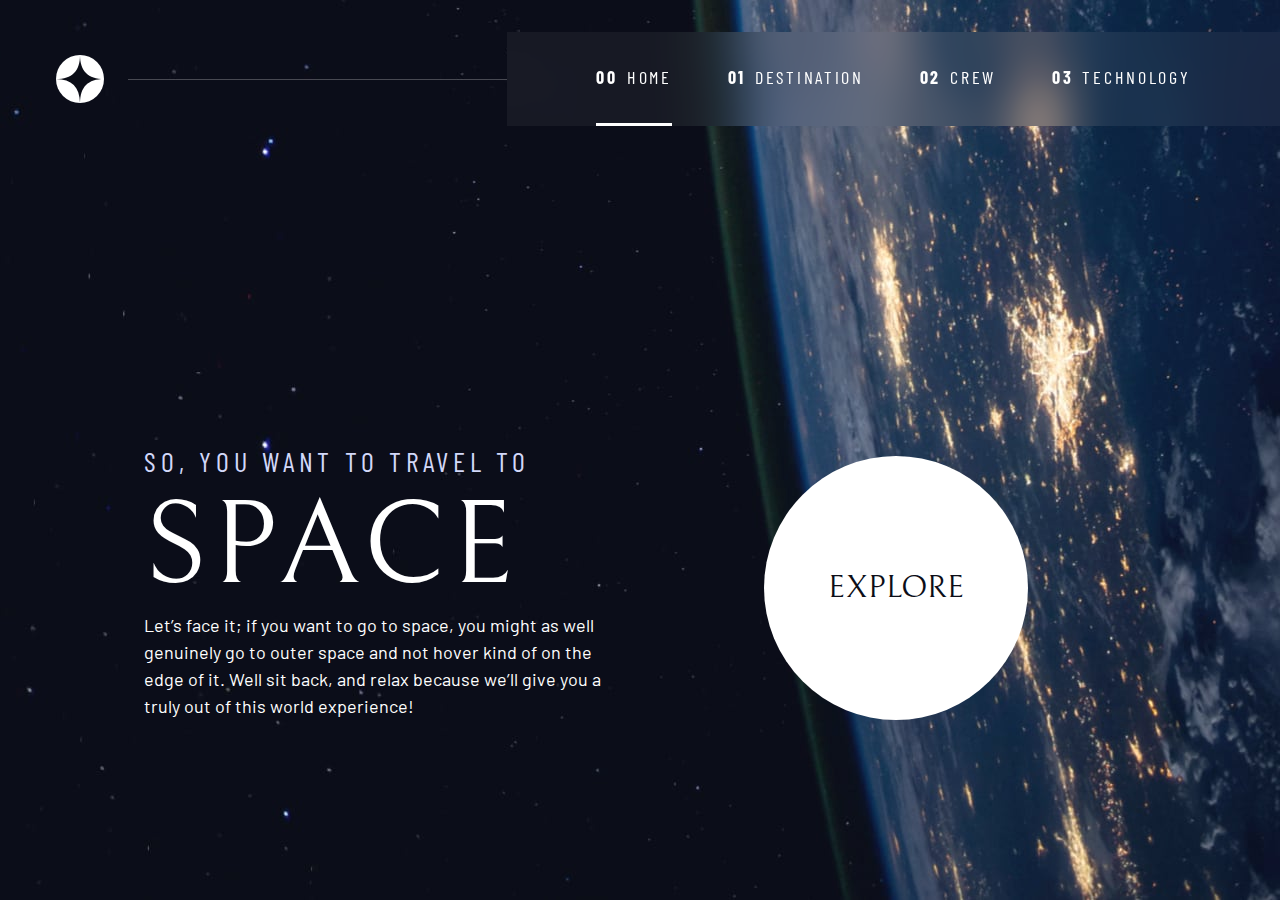
<file: index.html>
<!DOCTYPE html>
<html lang="en">
  <head>
    <meta charset="UTF-8" />
    <meta name="viewport" content="width=device-width, initial-scale=1.0" />

    <link
      rel="icon"
      type="image/png"
      sizes="32x32"
      href="./assets/favicon-32x32.png"
    />
    <!-- Google fonts -->
    <link rel="preconnect" href="https://fonts.googleapis.com" />
    <link rel="preconnect" href="https://fonts.gstatic.com" crossorigin />
    <link
      href="https://fonts.googleapis.com/css2?family=Barlow+Condensed:wght@400;700&family=Bellefair&family=Barlow:wght@400;700&display=swap"
      rel="stylesheet"
    />

    <!-- Our custom CSS -->
    <link rel="stylesheet" href="index.css" />
    <title>Frontend Mentor | Space tourism website</title>

    <script src="index.js" defer></script>
  </head>
  <body class="home">
    <a class="skip-to-content" href="#main" style="color: white"
      >Skip to content</a
    >
    <header class="primary-header flex">
      <div>
        <img
          src="./assets/shared/logo.svg"
          alt="space tourism logo"
          class="logo"
        />
      </div>
      <button
        class="mobile-nav-toggle"
        aria-controls="primary-navigation"
        aria-expanded="false"
      >
        <span class="sr-only">Menu</span>
      </button>
      <nav>
        <ul
          id="primary-navigation"
          data-visible="false"
          class="primary-navigation underline-indicators flex"
        >
          <li class="active">
            <a
              class="ff-sans-cond uppercase text-white letter-spacing-2"
              href="index.html"
              ><span aria-hidden="true">00</span>Home</a
            >
          </li>
          <li>
            <a
              class="ff-sans-cond uppercase text-white letter-spacing-2"
              href="destination.html"
              ><span aria-hidden="true">01</span>Destination</a
            >
          </li>
          <li>
            <a
              class="ff-sans-cond uppercase text-white letter-spacing-2"
              href="crew.html"
              ><span aria-hidden="true">02</span>Crew</a
            >
          </li>
          <li>
            <a
              class="ff-sans-cond uppercase text-white letter-spacing-2"
              href="technology.html"
              ><span aria-hidden="true">03</span>Technology</a
            >
          </li>
        </ul>
      </nav>
    </header>

    <main id="main" class="grid-container grid-container--home">
      <div>
        <h1
          class="text-accent fs-500 ff-sans-cond uppercase letter-spacing-1 d-block"
        >
          So, you want to travel to
          <span class="d-block fs-900 ff-serif text-white">Space</span>
        </h1>
        <p>
          Let’s face it; if you want to go to space, you might as well genuinely
          go to outer space and not hover kind of on the edge of it. Well sit
          back, and relax because we’ll give you a truly out of this world
          experience!
        </p>
      </div>
      <div>
        <a
          href="destination.html"
          class="large-button uppercase ff-serif text-dark bg-white"
          >Explore</a
        >
      </div>
    </main>
  </body>
</html>
</file>
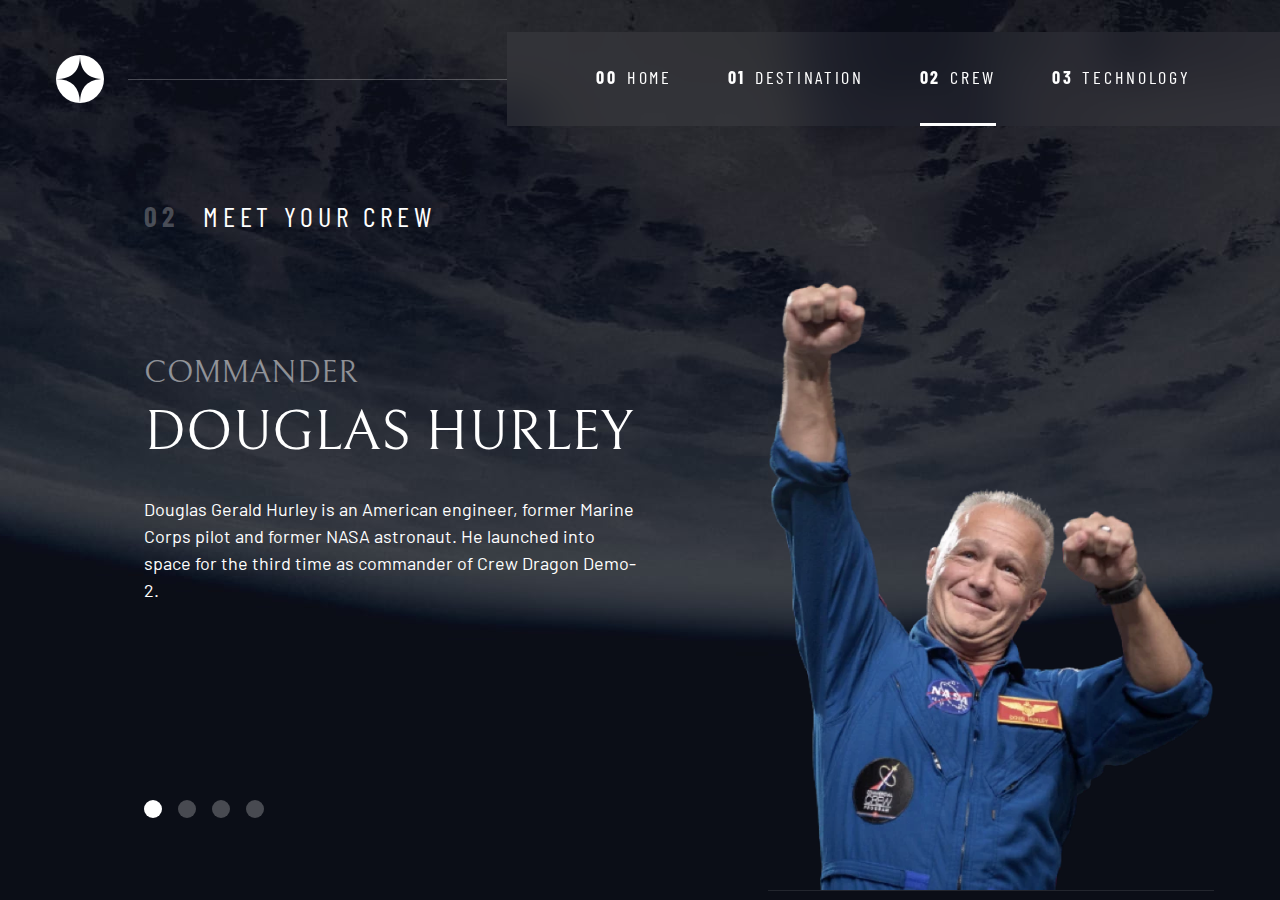
<file: crew.html>
<!DOCTYPE html>
<html lang="en">
  <head>
    <meta charset="UTF-8" />
    <meta name="viewport" content="width=device-width, initial-scale=1.0" />

    <link
      rel="icon"
      type="image/png"
      sizes="32x32"
      href="./assets/favicon-32x32.png"
    />
    <!-- Google fonts -->
    <link rel="preconnect" href="https://fonts.googleapis.com" />
    <link rel="preconnect" href="https://fonts.gstatic.com" crossorigin />
    <link
      href="https://fonts.googleapis.com/css2?family=Barlow+Condensed:wght@400;700&family=Bellefair&family=Barlow:wght@400;700&display=swap"
      rel="stylesheet"
    />

    <!-- Our custom CSS -->
    <link rel="stylesheet" href="index.css" />
    <title>Frontend Mentor | Space tourism website</title>
    <script src="index.js" defer></script>

    <script src="navigation.js" defer></script>
    <script src="tabs.js" defer></script>
  </head>

  <body class="crew">
    <a class="skip-to-content" href="#main">Skip to content</a>
    <header class="primary-header flex">
      <div>
        <img
          src="./assets/shared/logo.svg"
          alt="space tourism logo"
          class="logo"
        />
      </div>
      <button class="mobile-nav-toggle" aria-controls="primary-navigation">
        <span class="sr-only" aria-expanded="false">Menu</span>
      </button>
      <nav>
        <ul
          id="primary-navigation"
          data-visible="false"
          class="primary-navigation underline-indicators flex"
        >
          <li>
            <a
              class="ff-sans-cond uppercase text-white letter-spacing-2"
              href="index.html"
              ><span aria-hidden="true">00</span>Home</a
            >
          </li>
          <li>
            <a
              class="ff-sans-cond uppercase text-white letter-spacing-2"
              href="destination.html"
              ><span aria-hidden="true">01</span>Destination</a
            >
          </li>
          <li class="active">
            <a
              class="ff-sans-cond uppercase text-white letter-spacing-2"
              href="crew.html"
              ><span aria-hidden="true">02</span>Crew</a
            >
          </li>
          <li>
            <a
              class="ff-sans-cond uppercase text-white letter-spacing-2"
              href="technology.html"
              ><span aria-hidden="true">03</span>Technology</a
            >
          </li>
        </ul>
      </nav>
    </header>

    <main id="main" class="grid-container grid-container--crew flow">
      <h1 class="numbered-title">
        <span aria-hidden="true">02</span> Meet your crew
      </h1>

      <div
        class="dot-indicators flex"
        role="tablist"
        aria-label="crew member list"
      >
        <button
          aria-selected="true"
          aria-controls="commander-tab"
          role="tab"
          data-image="commander-image"
          tabindex="0"
        >
          <span class="sr-only">The commander</span>
        </button>
        <button
          aria-selected="false"
          aria-controls="mission-tab"
          role="tab"
          data-image="mission-image"
          tabindex="-1"
        >
          <span class="sr-only">The mission specialist</span>
        </button>
        <button
          aria-selected="false"
          aria-controls="pilot-tab"
          role="tab"
          data-image="pilot-image"
          tabindex="-1"
        >
          <span class="sr-only">The pilot</span>
        </button>
        <button
          aria-selected="false"
          aria-controls="crew-tab"
          role="tab"
          data-image="crew-image"
          tabindex="-1"
        >
          <span class="sr-only">The crew engineer</span>
        </button>
      </div>

      <!-- commander -->
      <article
        class="crew-details flow"
        id="commander-tab"
        role="tabpanel"
        tabindex="0"
      >
        <header class="flow flow--space-small">
          <h2 class="fs-600 ff-serif uppercase">Commander</h2>
          <p class="fs-700 uppercase ff-serif">Douglas Hurley</p>
        </header>
        <p>
          Douglas Gerald Hurley is an American engineer, former Marine Corps
          pilot and former NASA astronaut. He launched into space for the third
          time as commander of Crew Dragon Demo-2.
        </p>
      </article>

      <!-- mission specialist -->
      <article
        hidden
        class="crew-details flow"
        id="mission-tab"
        role="tabpanel"
        tabindex="0"
      >
        <header class="flow flow--space-small">
          <h2 class="fs-600 ff-serif uppercase">Mission Specialist</h2>
          <p class="fs-700 uppercase ff-serif">Mark SHuttleworth</p>
        </header>
        <p>
          Mark Richard Shuttleworth is the founder and CEO of Canonical, the
          company behind the Linux-based Ubuntu operating system. Shuttleworth
          became the first South African to travel to space as a space tourist.
        </p>
      </article>

      <!-- pilot -->
      <article
        hidden
        class="crew-details flow"
        id="pilot-tab"
        role="tabpanel"
        tabindex="0"
      >
        <header class="flow flow--space-small">
          <h2 class="fs-600 ff-serif uppercase">Pilot</h2>
          <p class="fs-700 uppercase ff-serif">Victor Glover</p>
        </header>
        <p>
          Pilot on the first operational flight of the SpaceX Crew Dragon to the
          International Space Station. Glover is a commander in the U.S. Navy
          where he pilots an F/A-18.He was a crew member of Expedition 64, and
          served as a station systems flight engineer.
        </p>
      </article>

      <!-- engineer -->
      <article
        hidden
        class="crew-details flow"
        id="crew-tab"
        role="tabpanel"
        tabindex="0"
      >
        <header class="flow flow--space-small">
          <h2 class="fs-600 ff-serif uppercase">Flight Engineer</h2>
          <p class="fs-700 uppercase ff-serif">Anousheh Ansari</p>
        </header>
        <p>
          Anousheh Ansari is an Iranian American engineer and co-founder of
          Prodea Systems. Ansari was the fourth self-funded space tourist, the
          first self-funded woman to fly to the ISS, and the first Iranian in
          space.
        </p>
      </article>

      <picture id="commander-image">
        <source
          srcset="assets/crew/image-douglas-hurley.webp"
          type="image/webp"
        />
        <img src="assets/crew/image-douglas-hurley.png" alt="Douglas Hurley" />
      </picture>
      <picture hidden id="mission-image">
        <source
          srcset="assets/crew/image-mark-shuttleworth.webp"
          type="image/webp"
        />
        <img
          src="assets/crew/image-mark-shuttleworth.png"
          alt="Douglas Hurley"
        />
      </picture>
      <picture hidden id="pilot-image">
        <source
          srcset="assets/crew/image-victor-glover.webp"
          type="image/webp"
        />
        <img src="assets/crew/image-victor-glover.png" alt="Douglas Hurley" />
      </picture>
      <picture hidden id="crew-image">
        <source
          srcset="assets/crew/image-anousheh-ansari.webp"
          type="image/webp"
        />
        <img src="assets/crew/image-anousheh-ansari.png" alt="Douglas Hurley" />
      </picture>
    </main>
  </body>
</html>
</file>
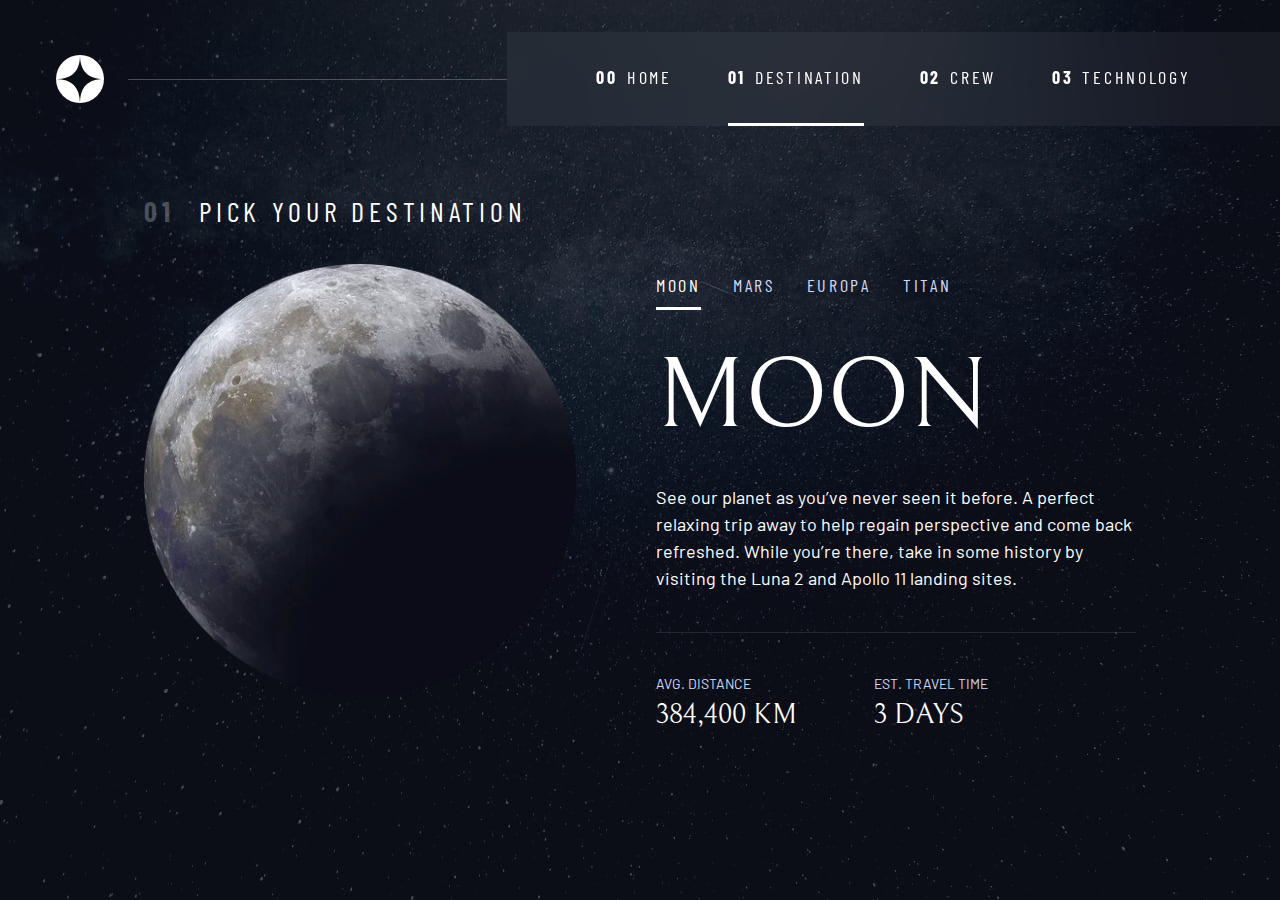
<file: destination.html>
<!DOCTYPE html>
<html lang="en">
<head>
  <meta charset="UTF-8">
  <meta name="viewport" content="width=device-width, initial-scale=1.0">

  <link rel="icon" type="image/png" sizes="32x32" href="./assets/favicon-32x32.png">
  <!-- Google fonts -->
  <link rel="preconnect" href="https://fonts.googleapis.com">
  <link rel="preconnect" href="https://fonts.gstatic.com" crossorigin>
  <link href="https://fonts.googleapis.com/css2?family=Barlow+Condensed:wght@400;700&family=Bellefair&family=Barlow:wght@400;700&display=swap"
      rel="stylesheet">
      
  <!-- Our custom CSS -->
  <link rel="stylesheet" href="index.css">
  <title>Frontend Mentor | Space tourism website</title>
    <script src="index.js" defer></script>

  <script src="navigation.js" defer></script>
  <script src="tabs.js" defer></script>
</head>

<body class="destination">
  <a class="skip-to-content" href="#main">Skip to content</a>
  <header class="primary-header flex">
    <div>
      <img src="./assets/shared/logo.svg" alt="space tourism logo" class="logo">
    </div>
    <button class="mobile-nav-toggle" aria-controls="primary-navigation"><span class="sr-only" aria-expanded="false">Menu</span></button>
    <nav>
        <ul id="primary-navigation" data-visible="false" class="primary-navigation underline-indicators flex">
            <li ><a class="ff-sans-cond uppercase text-white letter-spacing-2" href="index.html"><span aria-hidden="true">00</span>Home</a>
            <li class="active"><a class="ff-sans-cond uppercase text-white letter-spacing-2" href="destination.html"><span aria-hidden="true">01</span>Destination</a>
            <li><a class="ff-sans-cond uppercase text-white letter-spacing-2" href="crew.html"><span aria-hidden="true">02</span>Crew</a>
            <li><a class="ff-sans-cond uppercase text-white letter-spacing-2" href="technology.html"><span aria-hidden="true">03</span>Technology</a>
        </ul>
    </nav>
  </header>
  
  <main id="main" class="grid-container grid-container--destination flow">
    <h1 class="numbered-title"><span aria-hidden="true">01</span> Pick your destination</h1>
    
   <picture id="moon-image">
      <source srcset="assets/destination/image-moon.webp" type="image/webp">
      <img src="assets/destination/image-moon.png" alt="the moon">
    </picture>
    <picture hidden id="mars-image">
      <source srcset="assets/destination/image-mars.webp" type="image/webp">
      <img src="assets/destination/image-mars.png" alt="the planet mars">
    </picture>
    <picture hidden id="europa-image">
      <source srcset="assets/destination/image-europa.webp" type="image/webp">
      <img src="assets/destination/image-europa.png" alt="the planet europa">
    </picture>
    <picture hidden id="titan-image">
      <source srcset="assets/destination/image-titan.webp" type="image/webp">
      <img src="assets/destination/image-titan.png" alt="the moon titan">
    </picture>
    
    
     <div class="tab-list underline-indicators flex" role="tablist" aria-label="destination list">
        <button aria-selected="true" role="tab" aria-controls="moon-tab" class="uppercase ff-sans-cond text-accent letter-spacing-2" tabindex="0" data-image="moon-image">Moon</button>
        <button aria-selected="false" role="tab" aria-controls="mars-tab" class="uppercase ff-sans-cond text-accent letter-spacing-2" tabindex="-1" data-image="mars-image">Mars</button>
        <button aria-selected="false" role="tab" aria-controls="europa-tab" class="uppercase ff-sans-cond text-accent letter-spacing-2" tabindex="-1" data-image="europa-image">Europa</button>
        <button aria-selected="false" role="tab" aria-controls="titan-tab" class="uppercase ff-sans-cond text-accent letter-spacing-2" tabindex="-1" data-image="titan-image">Titan</button>
    </div>

    <!-- The moon -->
    <article class="destination-info flow" id="moon-tab" tabindex="0" role="tabpanel">
      <h2 class="fs-800 uppercase ff-serif">Moon</h2>

      <p>See our planet as you’ve never seen it before. A perfect relaxing trip away to help 
      regain perspective and come back refreshed. While you’re there, take in some history 
      by visiting the Luna 2 and Apollo 11 landing sites.</p>
      
      <div class="destination-meta flex">
        <div>
          <h3 class="text-accent fs-200 uppercase">Avg. distance</h3>
          <p class="ff-serif uppercase">384,400 km</p>
        </div>
        <div>
          <h3 class="text-accent fs-200 uppercase">Est. travel time</h3>
          <p class="ff-serif uppercase">3 days</p>
        </div>
      </div>
    </article>
    
    <!-- Mars -->
    <article hidden class="destination-info flow" id="mars-tab" tabindex="0" role="tabpanel">
      <h2 class="fs-800 uppercase ff-serif">Mars</h2>

      <p>Don’t forget to pack your hiking boots. You’ll need them to tackle Olympus Mons, 
  the tallest planetary mountain in our solar system. It’s two and a half times 
  the size of Everest!</p>
      
      <div class="destination-meta flex">
        <div>
          <h3 class="text-accent fs-200 uppercase">Avg. distance</h3>
          <p class="ff-serif uppercase">225 mil. km</p>
        </div>
        <div>
          <h3 class="text-accent fs-200 uppercase">Est. travel time</h3>
          <p class="ff-serif uppercase">9 months</p>
        </div>
      </div>
    </article>
    
    <!-- Europa -->
    <article hidden class="destination-info flow" id="europa-tab" tabindex="0" role="tabpanel">
      <h2 class="fs-800 uppercase ff-serif">Europa</h2>

      <p>The smallest of the four Galilean moons orbiting Jupiter, Europa is a 
  winter lover’s dream. With an icy surface, it’s perfect for a bit of 
  ice skating, curling, hockey, or simple relaxation in your snug 
  wintery cabin.</p>
      <div class="destination-meta flex">
        <div>
          <h3 class="text-accent fs-200 uppercase">Avg. distance</h3>
          <p class="ff-serif uppercase">628 mil. km</p>
        </div>
        <div>
          <h3 class="text-accent fs-200 uppercase">Est. travel time</h3>
          <p class="ff-serif uppercase">3 years</p>
        </div>
      </div>
    </article>
    
    <!-- Titan -->
    <article hidden class="destination-info flow" id="titan-tab" tabindex="0" role="tabpanel">
      <h2 class="fs-800 uppercase ff-serif">Titan</h2>

      <p>The only moon known to have a dense atmosphere other than Earth, Titan 
  is a home away from home (just a few hundred degrees colder!). As a 
  bonus, you get striking views of the Rings of Saturn.</p>
      
      <div class="destination-meta flex">
        <div>
          <h3 class="text-accent fs-200 uppercase">Avg. distance</h3>
          <p class="ff-serif uppercase">1.6 bil. km</p>
        </div>
        <div>
          <h3 class="text-accent fs-200 uppercase">Est. travel time</h3>
          <p class="ff-serif uppercase">7 years</p>
        </div>
      </div>
    </article>
  </main>
  
<body>


  
</body>
</html>
</file>
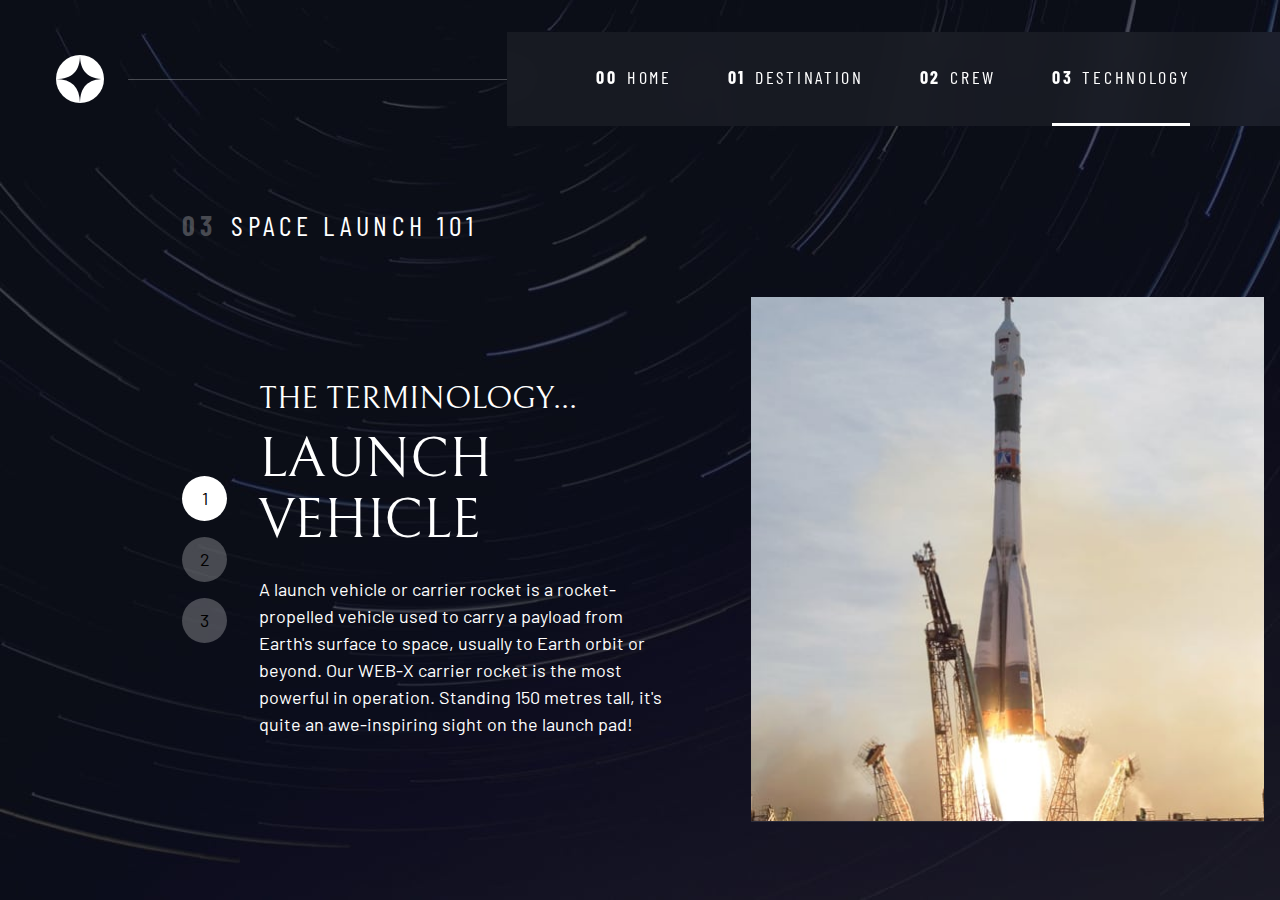
<file: technology.html>
<!DOCTYPE html>
<html lang="en">
  <head>
    <meta charset="UTF-8" />
    <meta name="viewport" content="width=device-width, initial-scale=1.0" />

    <link
      rel="icon"
      type="image/png"
      sizes="32x32"
      href="./assets/favicon-32x32.png"
    />
    <!-- Google fonts -->
    <link rel="preconnect" href="https://fonts.googleapis.com" />
    <link rel="preconnect" href="https://fonts.gstatic.com" crossorigin />
    <link
      href="https://fonts.googleapis.com/css2?family=Barlow+Condensed:wght@400;700&family=Bellefair&family=Barlow:wght@400;700&display=swap"
      rel="stylesheet"
    />

    <!-- Our custom CSS -->
    <link rel="stylesheet" href="index.css" />
    <title>Frontend Mentor | Space tourism website</title>
    <script src="navigation.js" defer></script>
    <script src="tech.js" defer></script>
  </head>

  <body class="technology">
    <a class="skip-to-content" href="#main">Skip to content</a>
    <header class="primary-header flex">
      <div>
        <img
          src="./assets/shared/logo.svg"
          alt="space tourism logo"
          class="logo"
        />
      </div>
      <button class="mobile-nav-toggle" aria-controls="primary-navigation">
        <span class="sr-only" aria-expanded="false">Menu</span>
      </button>
      <nav>
        <ul
          id="primary-navigation"
          data-visible="false"
          class="primary-navigation underline-indicators flex"
        >
          <li>
            <a
              class="ff-sans-cond uppercase text-white letter-spacing-2"
              href="index.html"
              ><span aria-hidden="true">00</span>Home</a
            >
          </li>
          <li>
            <a
              class="ff-sans-cond uppercase text-white letter-spacing-2"
              href="destination.html"
              ><span aria-hidden="true">01</span>Destination</a
            >
          </li>
          <li>
            <a
              class="ff-sans-cond uppercase text-white letter-spacing-2"
              href="crew.html"
              ><span aria-hidden="true">02</span>Crew</a
            >
          </li>
          <li class="active">
            <a
              class="ff-sans-cond uppercase text-white letter-spacing-2"
              href="technology.html"
              ><span aria-hidden="true">03</span>Technology</a
            >
          </li>
        </ul>
      </nav>
    </header>
    <main id="main" class="grid-container grid-container--technology flow">
      <h1 class="numbered-title">
        <span aria-hidden="true">03</span>Space launch 101
      </h1>

      <div
        class="number-indicators"
        role="tablist"
        aria-label="technology list"
      >
        <button
          aria-selected="true"
          aria-controls="launch-vehicle"
          role="tab"
          data-image="launch-vehicle-image"
          tabindex="0"
        >
          <span>1</span>
        </button>
        <button
          aria-selected="false"
          aria-controls="spaceport"
          role="tab"
          data-image="spaceport-image"
          tabindex="-1"
        >
          <span>2</span>
        </button>
        <button
          aria-selected="false"
          aria-controls="space-capsule"
          role="tab"
          data-image="space-capsule-image"
          tabindex="-1"
        >
          <span>3</span>
        </button>
      </div>

      <!-- launch vehicle -->
      <article
        class="technology-details flow"
        id="launch-vehicle"
        role="tabpanel"
        tabindex="0"
      >
        <header class="flow flow--space-small">
          <h2 class="fs-600 ff-serif uppercase">The terminology...</h2>
          <p class="fs-700 uppercase ff-serif">Launch vehicle</p>
        </header>
        <p>
          A launch vehicle or carrier rocket is a rocket-propelled vehicle used
          to carry a payload from Earth's surface to space, usually to Earth
          orbit or beyond. Our WEB-X carrier rocket is the most powerful in
          operation. Standing 150 metres tall, it's quite an awe-inspiring sight
          on the launch pad!
        </p>
      </article>

      <!--  Spaceport -->

      <article
        hidden
        class="technology-details flow"
        id="spaceport"
        role="tabpanel"
        tabindex="0"
      >
        <header class="flow flow--space-small">
          <h2 class="fs-600 ff-serif uppercase">The terminology...</h2>
          <p class="fs-700 uppercase ff-serif">Spaceport</p>
        </header>
        <p>
          A spaceport or cosmodrome is a site for launching (or receiving)
          spacecraft, by analogy to the seaport for ships or airport for
          aircraft. Based in the famous Cape Canaveral, our spaceport is ideally
          situated to take advantage of the Earth’s rotation for launch.
        </p>
      </article>

      <!-- Space capsule -->

      <article
        hidden
        class="technology-details flow"
        id="space-capsule"
        role="tabpanel"
        tabindex="0"
      >
        <header class="flow flow--space-small">
          <h2 class="fs-600 ff-serif uppercase">The terminology...</h2>
          <p class="fs-700 uppercase ff-serif">Space capsule</p>
        </header>
        <p>
          A space capsule is an often-crewed spacecraft that uses a blunt-body
          reentry capsule to reenter the Earth's atmosphere without wings. Our
          capsule is where you'll spend your time during the flight. It includes
          a space gym, cinema, and plenty of other activities to keep you
          entertained.
        </p>
      </article>

      <picture id="launch-vehicle-image">
        <!-- For mobile devices -->
        <source
          media="(max-width: 767px)"
          srcset="assets/technology/image-launch-vehicle-landscape.jpg"
        />
        <!-- For desktop devices -->
        <source
          media="(min-width: 45em)"
          srcset="assets/technology/image-launch-vehicle-portrait.jpg"
        />
        <img
          src="assets/technology/image-launch-vehicle-portrait.jpg"
          alt="launch vehicle"
        />
      </picture>

      <picture hidden id="spaceport-image">
        <!-- For mobile devices -->
        <source
          media="(max-width: 767px)"
          srcset="assets/technology/image-spaceport-landscape.jpg"
        />
        <!-- For desktop devices -->
        <source
          media="(min-width: 45em)"
          srcset="assets/technology/image-spaceport-portrait.jpg"
        />
        <img
          src="assets/technology/image-spaceport-portrait.jpg"
          alt="spaceport"
        />
      </picture>

      <picture hidden id="space-capsule-image">
        <!-- For mobile devices -->
        <source
          media="(max-width: 767px)"
          srcset="assets/technology/image-space-capsule-landscape.jpg"
        />
        <!-- For desktop devices -->
        <source
          media="(min-width: 45em)"
          srcset="assets/technology/image-space-capsule-portrait.jpg"
        />
        <img
          src="assets/technology/image-space-capsule-portrait.jpg"
          alt="space capsule"
        />
      </picture>
    </main>
  </body>
</html>
</file>
<file: index.css>
/* ------------------- */
/* Custom properties   */
/* ------------------- */

:root {
  /* colors */
  --clr-dark: 230 35% 7%;
  --clr-light: 231 77% 90%;
  --clr-white: 0 0% 100%;

  /* font-sizes */
  --fs-900: clamp(5rem, 8vw + 1rem, 9.375rem);
  --fs-800: 3.5rem;
  --fs-700: 1.5rem;
  --fs-600: 1rem;
  --fs-500: 1rem;
  --fs-400: 0.9375rem;
  --fs-300: 1rem;
  --fs-200: 0.875rem;

  /* font-families */
  --ff-serif: 'Bellefair', serif;
  --ff-sans-cond: 'Barlow Condensed', sans-serif;
  --ff-sans-normal: 'Barlow', sans-serif;
}

@media (min-width: 35em) {
  :root {
    --fs-800: 5rem;
    --fs-700: 2.5rem;
    --fs-600: 1.5rem;
    --fs-500: 1.25rem;
    --fs-400: 1rem;
  }
}

@media (min-width: 45em) {
  :root {
    /* font-sizes */
    --fs-800: 6.25rem;
    --fs-700: 3.5rem;
    --fs-600: 2rem;
    --fs-500: 1.75rem;
    --fs-400: 1.125rem;
  }
}

/* ------------------- */
/* Reset               */
/* ------------------- */

/* https://piccalil.li/blog/a-modern-css-reset/ */

/* Box sizing */
*,
*::before,
*::after {
  box-sizing: border-box;
}

/* Reset margins */
body,
h1,
h2,
h3,
h4,
h5,
p,
figure,
picture {
  margin: 0;
}

h1,
h2,
h3,
h4,
h5,
h6,
p {
  font-weight: 400;
}

/* set up the body */
body {
  font-family: var(--ff-sans-normal);
  font-size: var(--fs-400);
  color: hsl(var(--clr-white));
  background-color: hsl(var(--clr-dark));
  line-height: 1.5;
  min-height: 100vh;

  display: grid;
  grid-template-rows: min-content 1fr;

  overflow-x: hidden;
}

/* make images easier to work with */
img,
picutre {
  max-width: 100%;
  display: block;
}

/* make form elements easier to work with */
input,
button,
textarea,
select {
  font: inherit;
}

/* remove animations for people who've turned them off */
@media (prefers-reduced-motion: reduce) {
  *,
  *::before,
  *::after {
    animation-duration: 0.01ms !important;
    animation-iteration-count: 1 !important;
    transition-duration: 0.01ms !important;
    scroll-behavior: auto !important;
  }
}

/* ------------------- */
/* Utility classes     */
/* ------------------- */

/* general */

.flex {
  display: flex;
  gap: var(--gap, 1rem);
}

.grid {
  display: grid;
  gap: var(--gap, 1rem);
}

.d-block {
  display: block;
}

.flow > *:where(:not(:first-child)) {
  margin-top: var(--flow-space, 1rem);
}

.flow--space-small {
  --flow-space: 0.75rem;
}

.container {
  padding-inline: 2em;
  margin-inline: auto;
  max-width: 80rem;
}

.sr-only {
  position: absolute;
  width: 1px;
  height: 1px;
  padding: 0;
  margin: -1px;
  overflow: hidden;
  clip: rect(0, 0, 0, 0);
  white-space: nowrap; /* added line */
  border: 0;
}

.skip-to-content {
  position: absolute;
  z-index: 9999;
  background: hsl(var(--clr-white));
  color: hsl(var(--clr-dark));
  padding: 0.5em 1em;
  margin-inline: auto;
  transform: translateY(-100%);
  transition: transform 250ms ease-in;
}

.skip-to-content:focus {
  transform: translateY(0);
}

/* colors */

.bg-dark {
  background-color: hsl(var(--clr-dark));
}
.bg-accent {
  background-color: hsl(var(--clr-light));
}
.bg-white {
  background-color: hsl(var(--clr-white));
}

.text-dark {
  color: hsl(var(--clr-dark));
}
.text-accent {
  color: hsl(var(--clr-light));
}
.text-white {
  color: hsl(var(--clr-white));
}

/* typography */

.ff-serif {
  font-family: var(--ff-serif);
}
.ff-sans-cond {
  font-family: var(--ff-sans-cond);
}
.ff-sans-normal {
  font-family: var(--ff-sans-normal);
}

.letter-spacing-1 {
  letter-spacing: 4.75px;
}
.letter-spacing-2 {
  letter-spacing: 2.7px;
}
.letter-spacing-3 {
  letter-spacing: 2.35px;
}

.uppercase {
  text-transform: uppercase;
}

.fs-900 {
  font-size: var(--fs-900);
}
.fs-800 {
  font-size: var(--fs-800);
}
.fs-700 {
  font-size: var(--fs-700);
}
.fs-600 {
  font-size: var(--fs-600);
}
.fs-500 {
  font-size: var(--fs-500);
}
.fs-400 {
  font-size: var(--fs-400);
}
.fs-300 {
  font-size: var(--fs-300);
}
.fs-200 {
  font-size: var(--fs-200);
}

.fs-900,
.fs-800,
.fs-700,
.fs-600 {
  line-height: 1.1;
}

.numbered-title {
  font-family: var(--ff-sans-cond);
  font-size: var(--fs-500);
  text-transform: uppercase;
  letter-spacing: 4.72px;
}

.numbered-title span {
  margin-right: 0.5em;
  font-weight: 700;
  color: hsl(var(--clr-white) / 0.25);
}

/* ------------------- */
/* Compontents         */
/* ------------------- */

.large-button {
  font-size: 2rem;
  position: relative;
  z-index: 1;
  display: inline-grid;
  place-items: center;
  padding: 0 2em;
  border-radius: 50%;
  aspect-ratio: 1;
  text-decoration: none;
}

.large-button::after {
  content: '';
  position: absolute;
  z-index: -1;
  width: 100%;
  height: 100%;
  background: hsl(var(--clr-white) / 0.1);
  border-radius: 50%;
  opacity: 0;
  transition: opacity 500ms linear, transform 750ms ease-in-out;
}

.large-button:hover::after,
.large-button:focus::after {
  opacity: 1;
  transform: scale(1.5);
}

/* primary-header */

.logo {
  margin: 1.5rem clamp(1.5rem, 5vw, 3.5rem);
}

.primary-header {
  justify-content: space-between;
  align-items: center;
}

.primary-navigation {
  --gap: clamp(1.5rem, 5vw, 3.5rem);
  --underline-gap: 2rem;
  list-style: none;
  padding: 0;
  margin: 0;
  background: hsl(var(--clr-white) / 0.05);
  backdrop-filter: blur(1.5rem);
}

.primary-navigation a {
  text-decoration: none;
}

.primary-navigation a > span {
  font-weight: 700;
  margin-right: 0.5em;
}

.mobile-nav-toggle {
  display: none;
}

@media (max-width: 35rem) {
  .primary-navigation {
    --underline-gap: 0.5rem;
    position: fixed;
    z-index: 1000;
    inset: 0 0 0 30%;
    list-style: none;
    padding: min(20rem, 15vh) 2rem;
    margin: 0;
    flex-direction: column;
    transform: translateX(100%);
    transition: transform 500ms ease-in-out;
  }

  .primary-navigation[data-visible='true'] {
    transform: translateX(0);
  }

  .primary-navigation.underline-indicators > .active {
    border: 0;
  }

  .mobile-nav-toggle {
    display: block;
    position: absolute;
    z-index: 2000;
    right: 1rem;
    top: 2rem;
    background: transparent;
    background-image: url(./assets/shared/icon-hamburger.svg);
    background-repeat: no-repeat;
    background-position: center;
    width: 1.5rem;
    aspect-ratio: 1;
    border: 0;
  }

  .mobile-nav-toggle[aria-expanded='true'] {
    background-image: url(./assets/shared/icon-close.svg);
  }

  .mobile-nav-toggle:focus-visible {
    outline: 5px solid white;
    outline-offset: 5px;
  }
}

@media (min-width: 35em) {
  .primary-navigation {
    padding-inline: clamp(3rem, 7vw, 7rem);
  }
}

@media (min-width: 35em) and (max-width: 44.999em) {
  .primary-navigation a > span {
    display: none;
  }
}

@media (min-width: 45em) {
  .primary-header::after {
    content: '';
    display: block;
    position: relative;
    height: 1px;
    width: 100%;
    margin-right: -2.5rem;
    background: hsl(var(--clr-white) / 0.25);
    order: 1;
  }

  nav {
    order: 2;
  }

  .primary-navigation {
    margin-block: 2rem;
  }
}

.underline-indicators > * {
  cursor: pointer;
  padding: var(--underline-gap, 0.5rem) 0;
  border: 0;
  border-bottom: 0.2rem solid hsl(var(--clr-white) / 0);
  background-color: transparent;
}

.underline-indicators > *:hover,
.underline-indicators > *:focus {
  border-color: hsl(var(--clr-white) / 0.5);
}

.underline-indicators > .active,
.underline-indicators > [aria-selected='true'] {
  color: hsl(var(--clr-white) / 1);
  border-color: hsl(var(--clr-white) / 1);
}

.tab-list {
  --gap: 2rem;
}

.dot-indicators > * {
  cursor: pointer;
  border: 0;
  border-radius: 50%;
  padding: 0.5em;
  background-color: hsl(var(--clr-white) / 0.25);
}

.dot-indicators > *:hover,
.dot-indicators > *:focus {
  background-color: hsl(var(--clr-white) / 0.5);
}

.dot-indicators > [aria-selected='true'] {
  background-color: hsl(var(--clr-white) / 1);
}

.number-indicators > * {
  cursor: pointer;
  border: 0;
  border-radius: 50%;
  aspect-ratio: 5 / 2;
  padding: 0.5em;
  background-color: hsl(var(--clr-white) / 0.25);
}

.number-indicators > *:hover,
.number-indicators > *:focus {
  background-color: hsl(var(--clr-white) / 0.5);
}

.number-indicators > [aria-selected='true'] {
  background-color: hsl(var(--clr-white) / 1);
}

/* ----------------------------- */
/* Page specific background      */
/* ----------------------------- */
body {
  background-size: cover;
  background-position: bottom center;
}
/* home */
.home {
  background-image: url(./assets/home/background-home-mobile.jpg);
}

@media (min-width: 35rem) {
  .home {
    background-position: center center;
    background-image: url(./assets/home/background-home-tablet.jpg);
  }
}

@media (min-width: 45rem) {
  .home {
    background-image: url(./assets/home/background-home-desktop.jpg);
  }
}

/* destination */
.destination {
  background-image: url(./assets/destination/background-destination-mobile.jpg);
}

@media (min-width: 35rem) {
  .destination {
    background-position: center center;
    background-image: url(./assets/destination/background-destination-tablet.jpg);
  }
}

@media (min-width: 45rem) {
  .destination {
    background-image: url(./assets/destination/background-destination-desktop.jpg);
  }
}

/* crew */
.crew {
  background-image: url(./assets/home/background-crew-mobile.jpg);
}

@media (min-width: 35rem) {
  .crew {
    background-position: center center;
    background-image: url(./assets/crew/background-crew-tablet.jpg);
  }
}

@media (min-width: 45rem) {
  .crew {
    background-image: url(./assets/crew/background-crew-desktop.jpg);
  }
}

/* technology */
.technology {
  background-image: url(./assets/technology/background-technology-mobile.jpg);
}

@media (min-width: 35rem) {
  .technology {
    background-position: center center;
    background-image: url(./assets/technology/background-technology-tablet.jpg);
  }
}

@media (min-width: 45rem) {
  .technology {
    background-image: url(./assets/technology/background-technology-desktop.jpg);
  }
}

/* ----------------------------- */
/* Layout                        */
/* ----------------------------- */

.grid-container {
  text-align: center;
  display: grid;
  place-items: center;
  padding-inline: 1rem;
  padding-bottom: 4rem;
}

.grid-container p:not([class]) {
  max-width: 50ch;
}

.numbered-title {
  grid-area: title;
}

/* destination layout */

.grid-container--destination {
  --flow-space: 2rem;
  grid-template-areas:
    'title'
    'image'
    'tabs'
    'content';
}

.grid-container--destination > picture {
  grid-area: image;
  max-width: 60%;
  align-self: start;
}

.grid-container--destination > .tab-list {
  grid-area: tabs;
}

.grid-container--destination > .destination-info {
  grid-area: content;
}

.destination-meta {
  flex-direction: column;
  border-top: 1px solid hsl(var(--clr-white) / 0.1);
  padding-top: 2.5rem;
  margin-top: 2.5rem;
}

.destination-meta p {
  font-size: 1.75rem;
}

/* crew layout */

.grid-container--crew {
  --flow-space: 2rem;
  grid-template-areas:
    'title'
    'image'
    'tabs'
    'content';
}

.grid-container--crew > picture {
  grid-area: image;
  max-width: 60%;
  border-bottom: 1px solid hsl(var(--clr-white) / 0.1);
}

.grid-container--technology > picture {
  grid-area: image;
  max-width: 100%;
  border-bottom: 1px solid hsl(var(--clr-white) / 0.1);
}

.grid-container--crew > .dot-indicators,
.grid-container--technology > .number-indicators {
  grid-area: tabs;
}

.grid-container--crew > .crew-details,
.grid-container--technology > .technology-details {
  grid-area: content;
}

.crew-details h2 {
  color: hsl(var(--clr-white) / 0.5);
}

/* technology layout */

.grid-container--technology {
  --flow-space: 2rem;
  grid-template-areas:
    'title'
    'image'
    'tabs'
    'content';
}

@media (min-width: 35em) {
  .numbered-title {
    justify-self: start;
    margin-top: 2rem;
  }

  .destination-meta {
    flex-direction: row;
    justify-content: space-evenly;
  }

  .grid-container--crew {
    place-items: center;
    padding-bottom: 0;
    grid-template-areas:
      'title'
      'content'
      'tabs'
      'image';
  }
}

@media (min-width: 45em) {
  .grid-container {
    text-align: left;
    column-gap: var(--container-gap, 2rem);
    grid-template-columns: minmax(1rem, 1fr) repeat(2, minmax(0, 30rem)) minmax(
        1rem,
        1fr
      );
  }

  .grid-container--home {
    padding-bottom: max(6rem, 20vh);
    align-items: end;
  }

  .grid-container--home > *:first-child {
    grid-column: 2;
  }

  .grid-container--home > *:last-child {
    grid-column: 3;
  }

  .grid-container--destination {
    justify-items: start;
    align-content: start;
    grid-template-areas:
      '. title title .'
      '. image tabs .'
      '. image content .';
  }

  .grid-container--destination > picture {
    max-width: 90%;
  }

  .destination-meta {
    --gap: min(6vw, 6rem);
    justify-content: start;
  }

  .grid-container--crew {
    grid-template-columns: minmax(1rem, 1fr) minmax(0, 37rem) minmax(0, 23rem) minmax(
        1rem,
        1fr
      );
    justify-items: start;
    grid-template-areas:
      '. title title .'
      '. content image .'
      '. tabs image .';
  }

  .grid-container--crew > picture,
  .grid-container--technology > picture {
    grid-column: span 2;
    max-width: 90%;
  }

  .grid-container--technology {
    --flow-space: 1.5rem;
    justify-items: start;
    /* align-content: start; */
    grid-template-columns:
      minmax(2rem, 1fr)
      min-content
      minmax(min-content, 3fr)
      minmax(0, 3fr)
      minmax(2rem, 1fr);
    grid-template-areas:
      '. title title title .'
      '. tabs content image image';
  }

  .grid-container--technology > picture {
    grid-area: image;
    justify-self: end;
  }

  .number-indicators {
    display: flex;
    flex-direction: column;
    gap: 1rem;
  }
}
</file>
